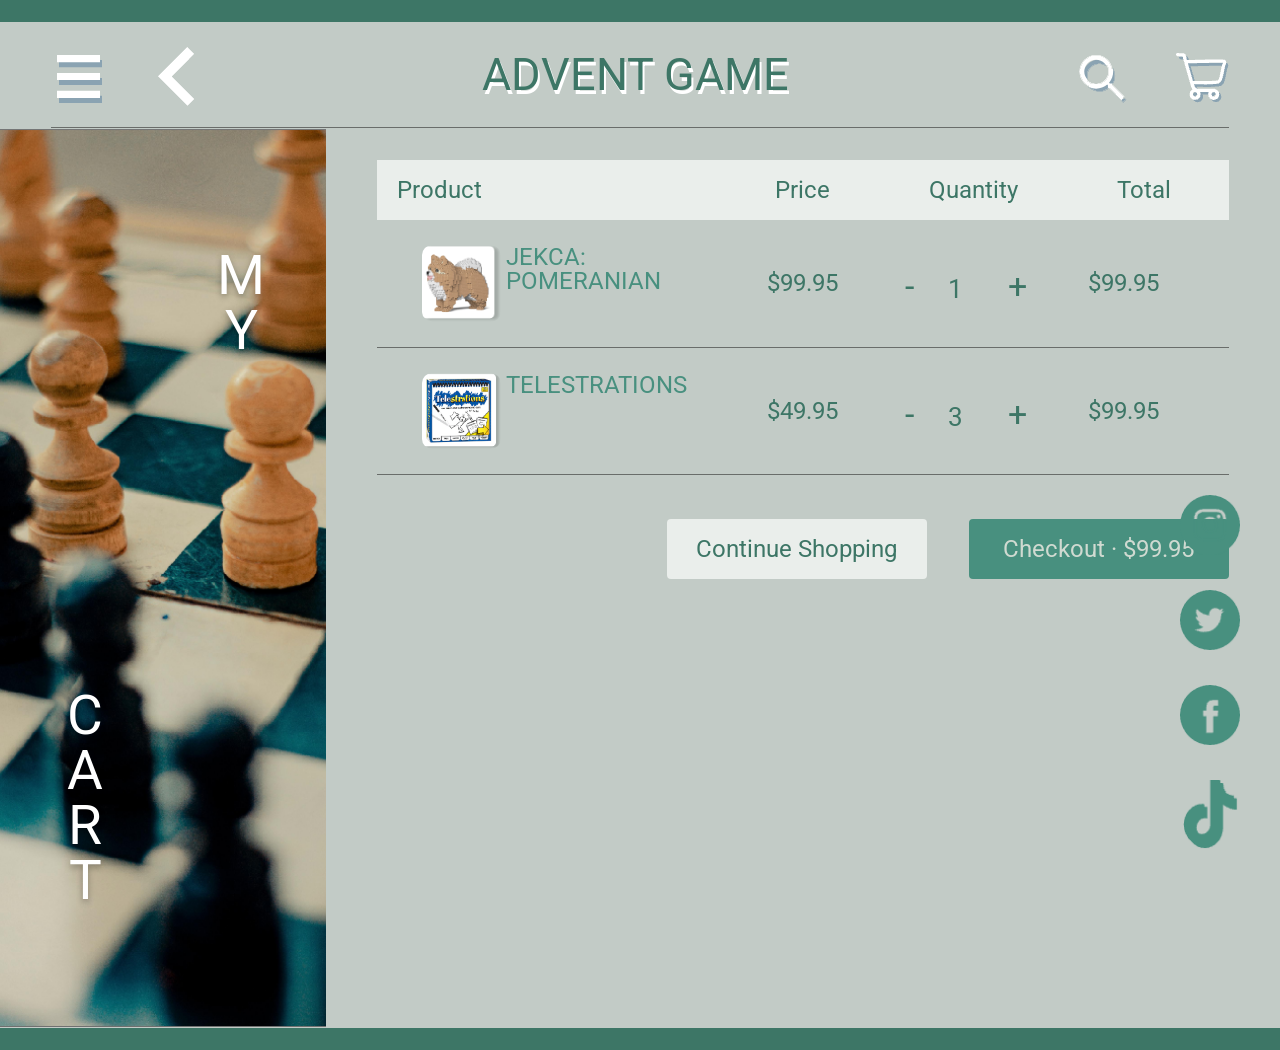
<file: html/cart.html>
<!DOCTYPE html>
<html lang="en">
<head>
    <meta charset="UTF-8">
    <meta http-equiv="X-UA-Compatible" content="IE=edge">
    <meta name="viewport" content="width=device-width, initial-scale=1.0">
    <title>Advent Game cart</title>
    <link rel="stylesheet" href="/css/reset.css">
    <link rel="stylesheet" href="/css/style.css">
    
    <link rel="preconnect" href="https://fonts.googleapis.com">
    <link rel="preconnect" href="https://fonts.gstatic.com" crossorigin>
    <link href="https://fonts.googleapis.com/css2?family=Roboto:ital@1&display=swap" rel="stylesheet">
</head>
<body>
    <div class="box">
        <!-- header -->
        <div class="header headered">
            <!-- headerup -->
            <div class="headerup"></div>
            <!-- headerbottom -->
            <div class="headerbottom clearfloat display-flex">
                <div class="headerbottomed clearfloat display-flex">
                    <!-- headerleft -->
                    <div class="headerleft clearfloat">
                        <!-- navbar -->
                        <div class="dropdown">
                            <button class="drop-btn">
                                <img src="/images/icon1.png" alt="" class="navimg">
                            </button>
                            <div class="nav dropdown-content">
                                <div class="navbg"></div>
                                <div class="navbox">
                                    <h1>ADVENT GAME</h1>
                                    <ul>
                                        <li><a href="/index.html">Home</a></li>
                                        <li><a href="/html/productlist.html">Shopping</a></li>
                                        <li><a href="#">Order Tracking</a></li>
                                        <li><a href="#">FAQ & Contact Us</a></li>
                                        <li><a href="#">Pick Up</a></li>
                                        <li><a href="#">Login</a></li>
                                    </ul>
                                </div>
                            </div>
                        </div>
                        <!-- back icon -->
                        <a href="javascript:history.back(-1)"><img src="/images/back.png" alt=""></a>
                    </div>
                    <!-- logo -->
                    <div class="headercon flex-1">
                        <h1><a href="/index.html">ADVENT GAME</a></h1>
                        <!-- display of search -->
                        <div class="headersearch">
                            <input type="text">
                            <button type="button" class="close"></button>
                        </div>
                    </div>
                    <!-- search icon and cart icon -->
                    <div class="headerright clearfloat">
                        <a href="#" class="searchicon"><img src="/images/icon2.png" alt=""></a>
                        <a href="/html/cart.html"><img src="/images/icon3.png" alt=""></a>
                    </div>
                </div>
            </div>
        </div>

        <!-- container of cart -->
        <div class="procontainer clearfloat display-flex">
            <!-- page left -->
            <div class="pleft" style="background: url(/images/ca1.png) center no-repeat;background-size: cover;">
                <h4>M Y</h4>
                <h5>C A R T</h5>
            </div>
            <!-- page right -->
            <div class="pright">
                <div class="cart">
                    <!-- cartup part -->
                    <div class="cartup clearfloat">
                       <p>Product</p>
                       <p>Price</p>
                       <p>Quantity</p>
                       <p>Total</p>
                    </div>
                    <!-- cart list, item 1 -->
                    <div class="cartlist clearfloat display-flex align-items-center">
                        <div class="cartfirst clearfloat">
                            <a href="/html/product.html">
                            <div class="cartimg"><img src="/images/ca2.png" alt=""></div>
                            <div class="cartext">
                                <p>JEKCA: <br/>POMERANIAN</p>
                            </div>
                            </a>
                        </div>
                        <div class="cartmoney">
                            <p>$99.95</p>
                        </div>
                        <div class="cartq clearfloat">
                            <button class="cjian">-</button>
                            <input type="number" value="1" class="cnum">
                            <button class="cadd">+</button>
                        </div>
                        <div class="cartmoney">
                            <p>$99.95</p>
                        </div>
                    </div>
                    <!-- cart list, item 2 -->
                    <div class="cartlist clearfloat display-flex align-items-center">
                        <div class="cartfirst clearfloat">
                            <a href="/html/product.html">
                            <div class="cartimg"><img src="/images/l4.png" alt=""></div>
                            <div class="cartext">
                                <p>TELESTRATIONS</p>
                            </div>
                            </a>
                        </div>
                        <div class="cartmoney">
                            <p>$49.95</p>
                        </div>
                        <div class="cartq clearfloat">
                            <button class="cjian">-</button>
                            <input type="number" value="3" class="cnum">
                            <button class="cadd">+</button>
                        </div>
                        <div class="cartmoney">
                            <p>$99.95</p>
                        </div>
                    </div>
                </div>
                <!-- 2 buttons -->
                <div class="cartlast clearfloat">
                    <div class="cartlastcon">
                        <a href="/html/productlist.html">Continue Shopping</a>
                        <a href="/html/info.html">Checkout · $99.95</a>
                    </div>
                </div>
            </div>
        </div>
        <!-- footer -->
        <div class="footer"></div>

        <!-- social media icons -->
        <div class="smicons smiconsed">
            <ul>
                <li><a href="#"><img src="/images/c1.png" alt=""></a></li>
                <li><a href="#"><img src="/images/c2.png" alt=""></a></li>
                <li><a href="#"><img src="/images/c3.png" alt=""></a></li>
                <li><a href="#"><img src="/images/c4.png" alt=""></a></li>
            </ul>
        </div>
    </div>

    <script src="/js/scripts.js"></script>
</body>
</html>
</file>
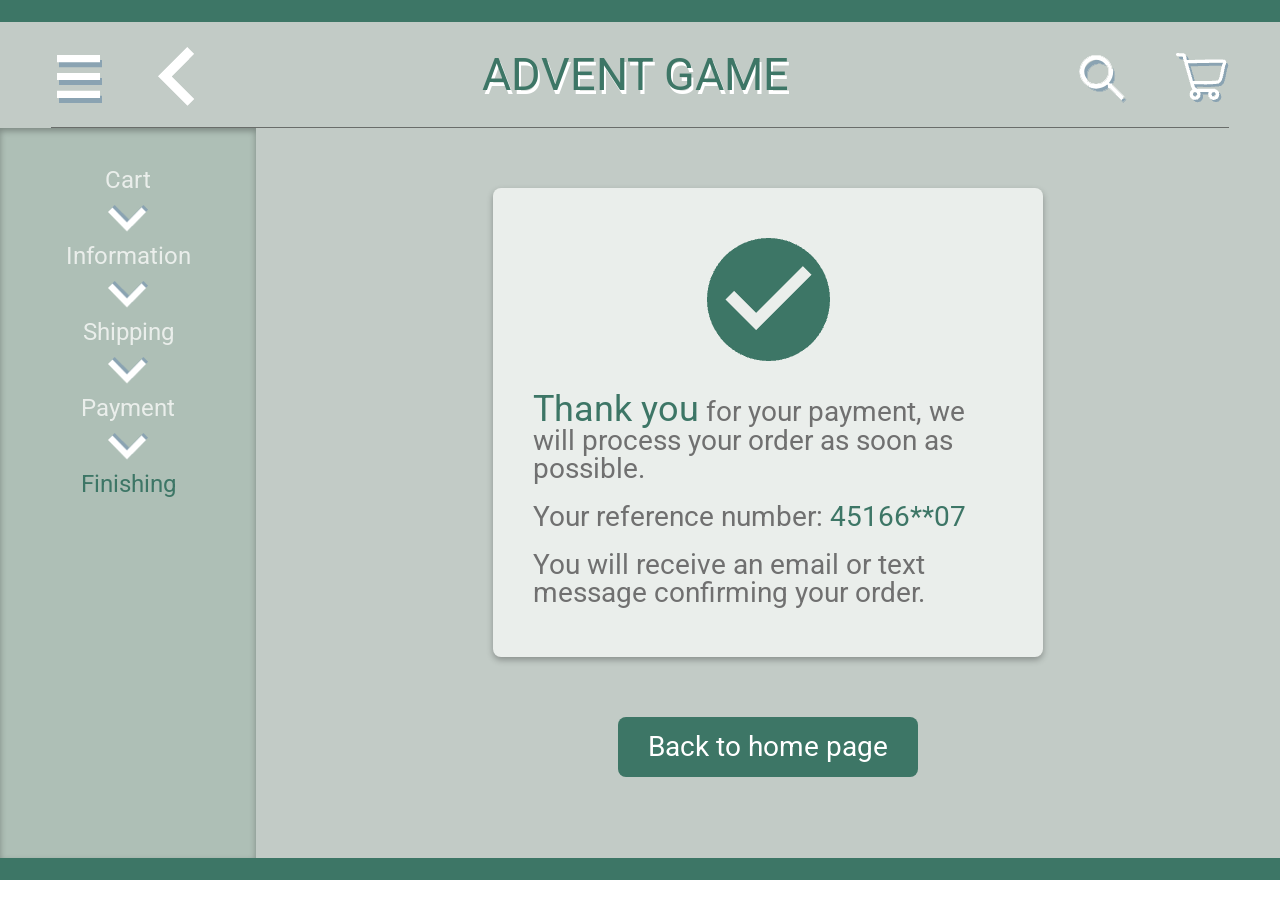
<file: html/final.html>
<!DOCTYPE html>
<html lang="en">
<head>
    <meta charset="UTF-8">
    <meta http-equiv="X-UA-Compatible" content="IE=edge">
    <meta name="viewport" content="width=device-width, initial-scale=1.0">
    <title>Advent Game final</title>
    <link rel="stylesheet" href="/css/reset.css">
    <link rel="stylesheet" href="/css/style.css">
    
    <link rel="preconnect" href="https://fonts.googleapis.com">
    <link rel="preconnect" href="https://fonts.gstatic.com" crossorigin>
    <link href="https://fonts.googleapis.com/css2?family=Roboto:ital@1&display=swap" rel="stylesheet">
</head>
<body>
    <div class="box">
        <!-- header -->
        <div class="header headered">
            <!-- headerup -->
            <div class="headerup"></div>
            <!-- headerbottom -->
            <div class="headerbottom clearfloat display-flex">
                <div class="headerbottomed clearfloat display-flex">
                    <!-- headerleft -->
                    <div class="headerleft clearfloat">
                        <!-- navbar -->
                        <div class="dropdown">
                            <button class="drop-btn">
                                <img src="/images/icon1.png" alt="" class="navimg">
                            </button>
                            <div class="nav dropdown-content">
                                <div class="navbg"></div>
                                <div class="navbox">
                                    <h1>ADVENT GAME</h1>
                                    <ul>
                                        <li><a href="/index.html">Home</a></li>
                                        <li><a href="/html/productlist.html">Shopping</a></li>
                                        <li><a href="#">Order Tracking</a></li>
                                        <li><a href="#">FAQ & Contact Us</a></li>
                                        <li><a href="#">Pick Up</a></li>
                                        <li><a href="#">Login</a></li>
                                    </ul>
                                </div>
                            </div>
                        </div>
                        <!-- back icon -->
                        <a href="javascript:history.back(-1)"><img src="/images/back.png" alt=""></a>
                    </div>
                    <!-- logo -->
                    <div class="headercon flex-1">
                        <h1><a href="/index.html">ADVENT GAME</a></h1>
                        <!-- display of search -->
                        <div class="headersearch">
                            <input type="text">
                            <button type="button" class="close"></button>
                        </div>
                    </div>
                    <!-- search icon and cart icon -->
                    <div class="headerright clearfloat">
                        <a href="#" class="searchicon"><img src="/images/icon2.png" alt=""></a>
                        <a href="/html/cart.html"><img src="/images/icon3.png" alt=""></a>
                    </div>
                </div>
            </div>
        </div>
        
        <div class="info clearfloat">
            <!-- left part of final page -->
            <div class="infoleft">
                <div class="checkoutnav clearfloat">
                    <a href="/html/cart.html">Cart</a>
                    <p></p>
                    <a href="/html/info.html">Information</a>
                    <p></p>
                    <a href="/html/shipping.html">Shipping</a>
                    <p></p>
                    <a href="/html/pay.html">Payment</a>
                    <p></p>
                    <a href="/html/final.html" class="active">Finishing</a>
                </div>
            </div>
            <!-- container of final page -->
            <div class="final">
                <div class="finalcontext">
                    <div class="finalup">
                        <!-- img -->
                        <div class="finalimg">
                            <img src="/images/f.png" alt="">
                        </div>
                        <!-- text -->
                        <div class="finaltext">
                            <h6>
                                <span>Thank you</span>
                                for your payment, we will process your order as soon as possible.
                            </h6>
                            <p>Your reference number: <span>45166**07</span></p>
                            <p>You will receive an email or text message confirming your order.</p>
                        </div>
                    </div>
                    <!-- 1 button -->
                    <a href="/index.html">Back to home page</a>
                </div>
            </div>
            
        </div>
        <div class="footer"></div>


    </div>

    <script src="/js/scripts.js"></script>
</body>
</html>
</file>
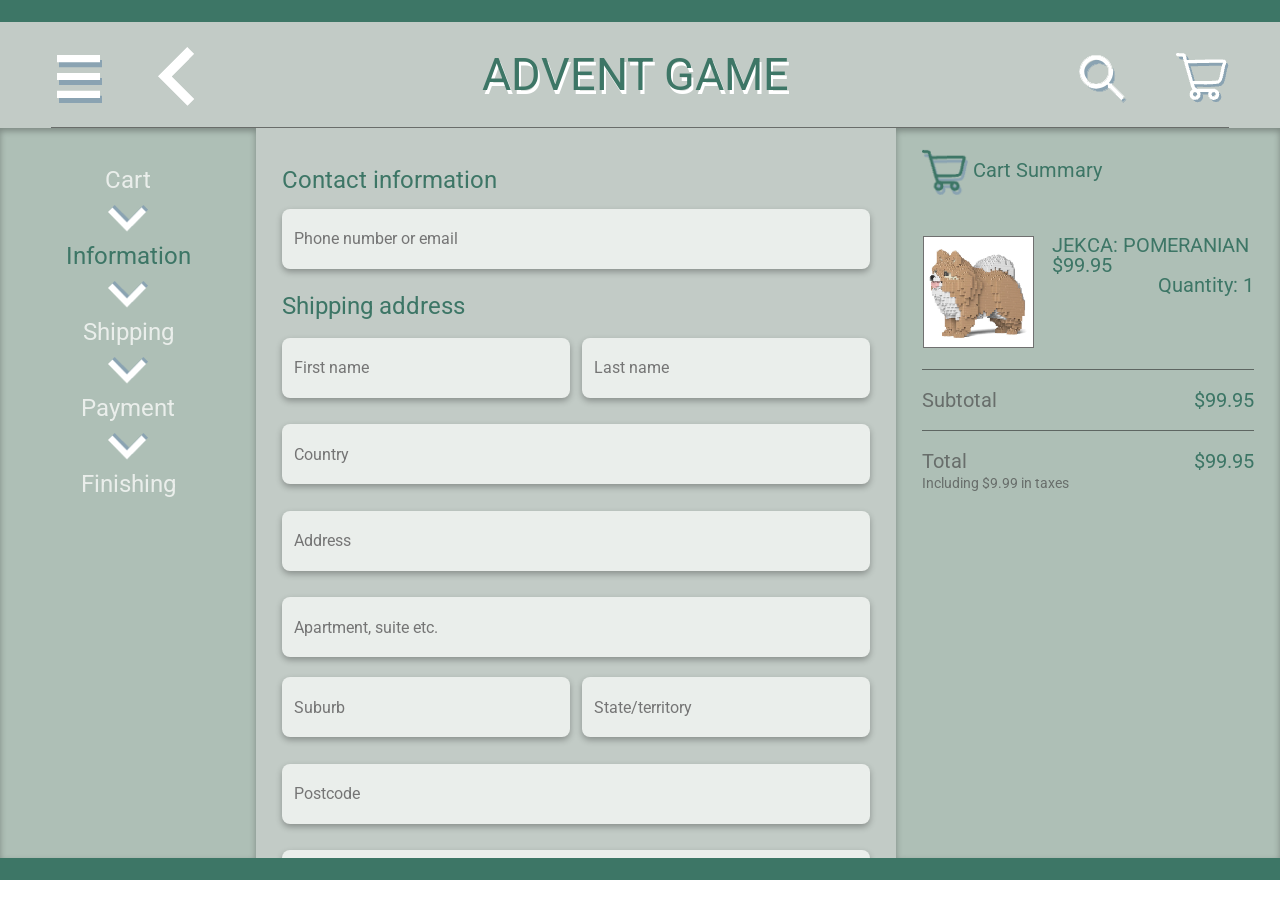
<file: html/info.html>
<!DOCTYPE html>
<html lang="en">
<head>
    <meta charset="UTF-8">
    <meta http-equiv="X-UA-Compatible" content="IE=edge">
    <meta name="viewport" content="width=device-width, initial-scale=1.0">
    <title>Advent Game information</title>
    <link rel="stylesheet" href="/css/reset.css">
    <link rel="stylesheet" href="/css/style.css">
    
    <link rel="preconnect" href="https://fonts.googleapis.com">
    <link rel="preconnect" href="https://fonts.gstatic.com" crossorigin>
    <link href="https://fonts.googleapis.com/css2?family=Roboto:ital@1&display=swap" rel="stylesheet">
</head>
<body>
    <div class="box">
        <!-- header -->
        <div class="header headered">
            <!-- headerup -->
            <div class="headerup"></div>
            <!-- headerbottom -->
            <div class="headerbottom clearfloat display-flex">
                <div class="headerbottomed clearfloat display-flex">
                    <!-- headerleft -->
                    <div class="headerleft clearfloat">
                        <!-- navbar -->
                        <div class="dropdown">
                            <button class="drop-btn">
                                <img src="/images/icon1.png" alt="" class="navimg">
                            </button>
                            <div class="nav dropdown-content">
                                <div class="navbg"></div>
                                <div class="navbox">
                                    <h1>ADVENT GAME</h1>
                                    <ul>
                                        <li><a href="/index.html">Home</a></li>
                                        <li><a href="/html/productlist.html">Shopping</a></li>
                                        <li><a href="#">Order Tracking</a></li>
                                        <li><a href="#">FAQ & Contact Us</a></li>
                                        <li><a href="#">Pick Up</a></li>
                                        <li><a href="#">Login</a></li>
                                    </ul>
                                </div>
                            </div>
                        </div>
                        <!-- back icon -->
                        <a href="javascript:history.back(-1)"><img src="/images/back.png" alt=""></a>
                    </div>
                    <!-- logo -->
                    <div class="headercon flex-1">
                        <h1><a href="/index.html">ADVENT GAME</a></h1>
                        <!-- display of search -->
                        <div class="headersearch">
                            <input type="text">
                            <button type="button" class="close"></button>
                        </div>
                    </div>
                    <!-- search icon and cart icon -->
                    <div class="headerright clearfloat">
                        <a href="#" class="searchicon"><img src="/images/icon2.png" alt=""></a>
                        <a href="/html/cart.html"><img src="/images/icon3.png" alt=""></a>
                    </div>
                </div>
            </div>
        </div>
        
        <div class="info clearfloat">
            <!-- left part of information page -->
            <div class="infoleft">
                <div class="checkoutnav clearfloat">
                    <a href="/html/cart.html">Cart</a>
                    <p></p>
                    <a href="/html/info.html" class="active">Information</a>
                    <p></p>
                    <a href="/html/shipping.html">Shipping</a>
                    <p></p>
                    <a href="/html/pay.html">Payment</a>
                    <p></p>
                    <a href="/html/final.html">Finishing</a>
                </div>
            </div>
            <!-- container of information page -->
            <div class="infocontainer">
                <div class="infobox">
                    <!-- top of information page, contact info -->
                    <div class="infotop">
                        <h5>Contact information</h5>
                        <input type="text" placeholder="Phone number or email">
                    </div>
                    <!-- middle of information page, shipping address -->
                    <div class="infomid">
                        <h5>Shipping address</h5>
                        <div class="infocontext clearfloat">
                            <input type="text" placeholder="First name">
                            <input type="text" placeholder="Last name">
                        </div>
                        <input type="text" placeholder="Country" class="inputs">
                        <input type="text" placeholder="Address" class="inputs">
						<input type="text" placeholder="Apartment, suite etc." class="inputs">
                        <div class="infocontext clearfloat">
                            <input type="text" placeholder="Suburb">
							<input type="text" placeholder="State/territory">
                        </div>
                        <input type="text" placeholder="Postcode" class="inputs">
                        <input type="text" placeholder="Phone number" class="inputs">
                    </div>
                    <!-- 2 buttons -->
                    <div class="infolast clearfloat">
                        <a href="/html/cart.html" class="backcart">&lt Cart</a>
                        <a href="/html/shipping.html" class="toship">Shipping ></a>
                    </div>
                </div>
            </div>
            <!-- right part of information page -->
            <div class="inforight">
                <h5><p><img src="/images/cart.png"></p> Cart Summary</h5>
                <div class="infoup clearfloat">
                    <div class="infoupleft">
                        <img src="/images/gs.png" alt="">
                    </div>
                    <div class="infoupright">
                        <h6>JEKCA: POMERANIAN<br/>$99.95</h6>
						<p>Quantity: 1</p>
                    </div>
                </div>
                <div class="infonum clearfloat">
                    <h6>Subtotal</h6>
					<p>$99.95</p>
                </div>
                <div class="infobase clearfloat">
                    <h6>Total <br/><span>Including $9.99 in taxes</span></h6>
					<p>$99.95</p>
                </div>
            </div>
        </div>
        <!-- footer -->
        <div class="footer"></div>
    </div>

    <script src="/js/scripts.js"></script>
</body>
</html>
</file>
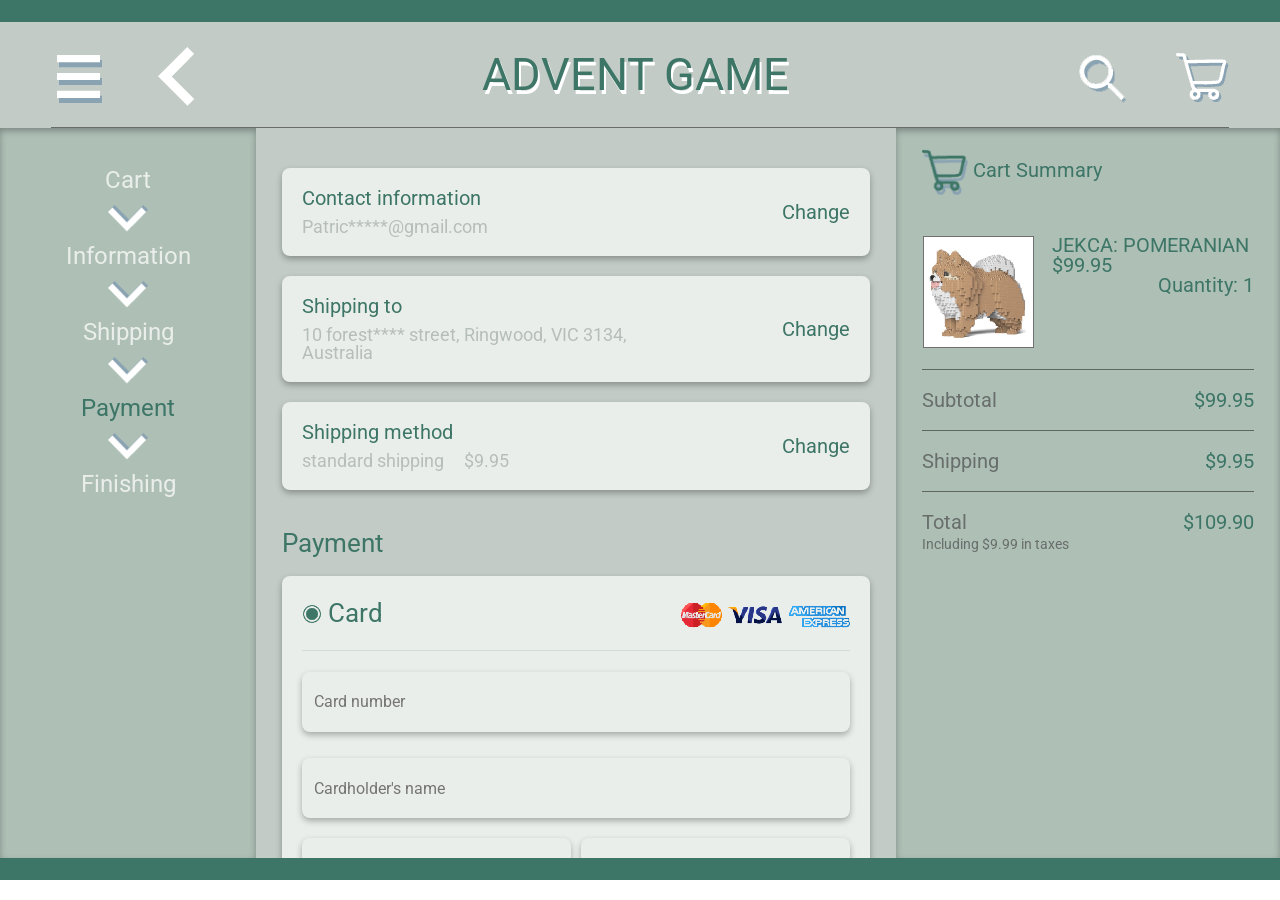
<file: html/pay.html>
<!DOCTYPE html>
<html lang="en">
<head>
    <meta charset="UTF-8">
    <meta http-equiv="X-UA-Compatible" content="IE=edge">
    <meta name="viewport" content="width=device-width, initial-scale=1.0">
    <title>Advent Game payment</title>
    <link rel="stylesheet" href="/css/reset.css">
    <link rel="stylesheet" href="/css/style.css">
    
    <link rel="preconnect" href="https://fonts.googleapis.com">
    <link rel="preconnect" href="https://fonts.gstatic.com" crossorigin>
    <link href="https://fonts.googleapis.com/css2?family=Roboto:ital@1&display=swap" rel="stylesheet">
</head>
<body>
    <div class="box">
        <!-- header -->
        <div class="header headered">
            <!-- headerup -->
            <div class="headerup"></div>
            <!-- headerbottom -->
            <div class="headerbottom clearfloat display-flex">
                <div class="headerbottomed clearfloat display-flex">
                    <!-- headerleft -->
                    <div class="headerleft clearfloat">
                        <!-- navbar -->
                        <div class="dropdown">
                            <button class="drop-btn">
                                <img src="/images/icon1.png" alt="" class="navimg">
                            </button>
                            <div class="nav dropdown-content">
                                <div class="navbg"></div>
                                <div class="navbox">
                                    <h1>ADVENT GAME</h1>
                                    <ul>
                                        <li><a href="/index.html">Home</a></li>
                                        <li><a href="/html/productlist.html">Shopping</a></li>
                                        <li><a href="#">Order Tracking</a></li>
                                        <li><a href="#">FAQ & Contact Us</a></li>
                                        <li><a href="#">Pick Up</a></li>
                                        <li><a href="#">Login</a></li>
                                    </ul>
                                </div>
                            </div>
                        </div>
                        <!-- back icon -->
                        <a href="javascript:history.back(-1)"><img src="/images/back.png" alt=""></a>
                    </div>
                    <!-- logo -->
                    <div class="headercon flex-1">
                        <h1><a href="/index.html">ADVENT GAME</a></h1>
                        <!-- display of search -->
                        <div class="headersearch">
                            <input type="text">
                            <button type="button" class="close"></button>
                        </div>
                    </div>
                    <!-- search icon and cart icon -->
                    <div class="headerright clearfloat">
                        <a href="#" class="searchicon"><img src="/images/icon2.png" alt=""></a>
                        <a href="/html/cart.html"><img src="/images/icon3.png" alt=""></a>
                    </div>
                </div>
            </div>
        </div>
        
        <div class="info clearfloat">
            <!-- left part of payment page -->
            <div class="infoleft">
                <div class="checkoutnav clearfloat">
                    <a href="/html/cart.html">Cart</a>
                    <p></p>
                    <a href="/html/info.html">Information</a>
                    <p></p>
                    <a href="/html/shipping.html">Shipping</a>
                    <p></p>
                    <a href="/html/pay.html" class="active">Payment</a>
                    <p></p>
                    <a href="/html/final.html">Finishing</a>
                </div>
            </div>
            <!-- container of payment page -->
            <div class="infocontainer">
                <div class="infobox">
                    <!-- information from previous 2 pages -->
                    <div class="ship">
                        
                        <div class="shiplist clearfloat display-flex align-items-center">
                            <div class="shipleft">
                                <h5>Contact information</h5>
                                <p>Patric*****@gmail.com</p>
                            </div>
                            <div class="shipright">
                                <a href="/html/info.html">Change</a>
                            </div>
                        </div>
                        
                        <div class="shiplist clearfloat display-flex align-items-center">
                            <div class="shipleft">
                                <h5>Shipping to</h5>
                                <p>10 forest**** street, Ringwood, VIC 3134, Australia</p>
                            </div>
                            <div class="shipright">
                                <a href="/html/info.html">Change</a>
                            </div>
                        </div>
                        
                        <div class="shiplist clearfloat display-flex align-items-center">
                            <div class="shipleft">
                                <h5>Shipping method</h5>
                                <p>standard shipping &#160 &#160 $9.95</p>
                            </div>
                            <div class="shipright">
                                <a href="/html/shipping.html">Change</a>
                            </div>
                        </div>

                    </div>
                    
                    <div class="shipbase">
                        <!-- options of payment -->
                        <h5>Payment</h5>
                        <div class="pay">
                            <div class="payup clearfloat">
                                <h5><i></i> Card</h5>
                                <p><img src="/images/t.png" alt=""></p>
                            </div>
                            <div class="paylist">
                                <input type="number" placeholder="Card number" class="inputs">
                                <input type="text" placeholder="Cardholder's name" class="inputs">
                                <div class="infocontext clearfloat">
                                    <input type="date" placeholder="Valid Until">
                                    <input type="number" placeholder="CVV">
                                </div>
                                <div class="paypal">
                                    <i></i>
                                    <img src="/images/paypal.png" alt="">
                                </div>
                                <div class="googlepay">
                                    <i></i>
                                    <img src="/images/googlepay.png" alt="">
                                </div>
                            </div>                           
                        </div>
                        <!-- options of billing address -->
                        <div class="billing">
                            <h5>Billing Address</h5>
                            <div class="billinged">
                                <div class="billsame">
                                    <i></i>
                                    <p>Same as shipping address</p>
                                </div>
                                <div class="billdiff">
                                    <i></i>
                                    <p>Use a different shipping address</p>
                                </div>
                            </div>                           
                        </div>
                    </div>
                    <!-- 2 buttons -->
                    <div class="infolast clearfloat">
                        <a href="/html/shipping.html" class="backcart">&lt Shipping</a>
                        <a href="/html/final.html" class="toship">Pay ></a>
                    </div>
                </div>
            </div>
            <!-- right part of payment page -->
            <div class="inforight">
                <h5><p><img src="/images/cart.png"></p> Cart Summary</h5>
                <div class="infoup clearfloat">
                    <div class="infoupleft">
                        <img src="/images/gs.png" alt="">
                    </div>
                    <div class="infoupright">
                        <h6>JEKCA: POMERANIAN<br/>$99.95</h6>
						<p>Quantity: 1</p>
                    </div>
                </div>
                <div class="infonum clearfloat">
                    <h6>Subtotal</h6>
					<p>$99.95</p>
                </div>
                <div class="infonum clearfloat">
                    <h6>Shipping</h6>
					<p>$9.95</p>
                </div>
                <div class="infobase clearfloat">
                    <h6>Total <br/><span>Including $9.99 in taxes</span></h6>
					<p>$109.90</p>
                </div>
            </div>
        </div>
        <!-- footer -->
        <div class="footer"></div>

    </div>

    <script src="/js/scripts.js"></script>
</body>
</html>
</file>
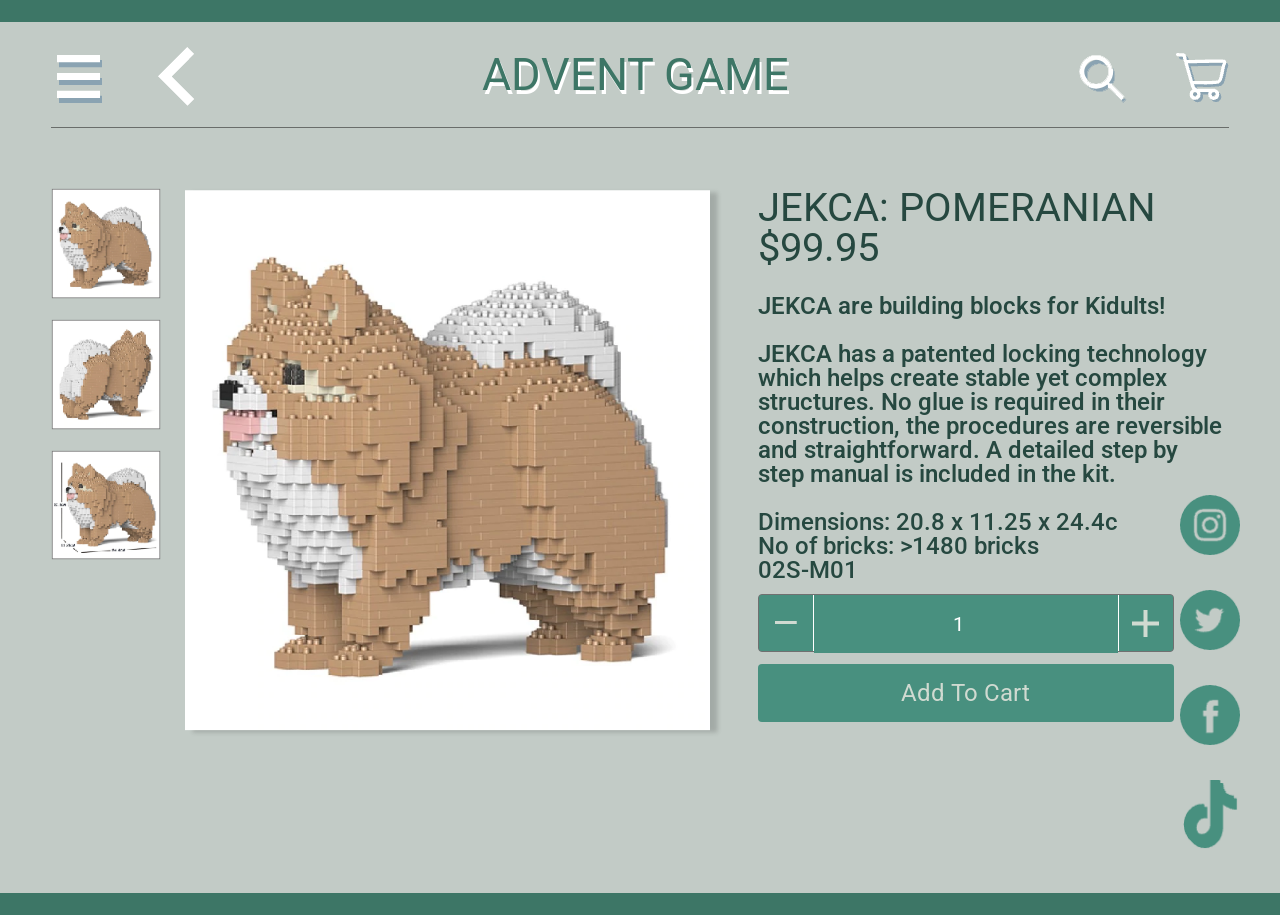
<file: html/product.html>
<!DOCTYPE html>
<html lang="en">
<head>
    <meta charset="UTF-8">
    <meta http-equiv="X-UA-Compatible" content="IE=edge">
    <meta name="viewport" content="width=device-width, initial-scale=1.0">
    <title>Advent Game product</title>
    <link rel="stylesheet" href="/css/reset.css">
    <link rel="stylesheet" href="/css/style.css">
    
    <link rel="preconnect" href="https://fonts.googleapis.com">
    <link rel="preconnect" href="https://fonts.gstatic.com" crossorigin>
    <link href="https://fonts.googleapis.com/css2?family=Roboto:ital@1&display=swap" rel="stylesheet">
</head>
<body>
    <div class="box">
        <!-- header -->
        <div class="header headered">
            <!-- heaerup -->
            <div class="headerup"></div>
            <!-- headerbottom -->
            <div class="headerbottom clearfloat display-flex">
                <div class="headerbottomed clearfloat display-flex">
                    <!-- headerleft -->
                    <div class="headerleft clearfloat">
                        <!-- navbar -->
                        <div class="dropdown">
                            <button class="drop-btn">
                                <img src="/images/icon1.png" alt="" class="navimg">
                            </button>
                            <div class="nav dropdown-content">
                                <div class="navbg"></div>
                                <div class="navbox">
                                    <h1>ADVENT GAME</h1>
                                    <ul>
                                        <li><a href="/index.html">Home</a></li>
                                        <li><a href="/html/productlist.html">Shopping</a></li>
                                        <li><a href="#">Order Tracking</a></li>
                                        <li><a href="#">FAQ & Contact Us</a></li>
                                        <li><a href="#">Pick Up</a></li>
                                        <li><a href="#">Login</a></li>
                                    </ul>
                                </div>
                            </div>
                        </div>
                        <!-- back icon -->
                        <a href="javascript:history.back(-1)"><img src="/images/back.png" alt=""></a>
                    </div>
                    <!-- logo -->
                    <div class="headercon flex-1">
                        <h1><a href="/index.html">ADVENT GAME</a></h1>
                        <!-- display of search -->
                        <div class="headersearch">
                            <input type="text">
                            <button type="button" class="close"></button>
                        </div>
                    </div>
                    <!-- search icon and cart icon -->
                    <div class="headerright clearfloat">
                        <a href="#" class="searchicon"><img src="/images/icon2.png" alt=""></a>
                        <a href="/html/cart.html"><img src="/images/icon3.png" alt=""></a>
                    </div>
                </div>
            </div>
        </div>
        
        <!-- content of product -->
        <div class="boxed">
            <!-- container of product -->
            <div class="boxcontainer clearfloat display-flex">
                <!-- product images -->
                <div class="boxleft clearfloat">
                    <!-- small images list -->
                    <div class="boxlist boxlistpc">
                        <p><img src="/images/s1.png" alt=""></p>
                        <p><img src="/images/s2.png" alt=""></p>
                        <p><img src="/images/s3.png" alt=""></p>
                    </div>
                    <!-- big images -->
                    <div class="boxbig">
                        <p><img src="/images/b1.png" alt=""></p>
                    </div>
                    <!-- images display after responsive -->
                    <div class="boxlist boxlistlast clearfloat">
                        <p><img src="/images/s1.png" alt=""></p>
                        <p><img src="/images/s2.png" alt=""></p>
                        <p><img src="/images/s3.png" alt=""></p>
                    </div>
                </div>
                <!-- product description and buttons -->
                <div class="boxright">
                    <h5>JEKCA: POMERANIAN<br/>$99.95</h5>
                    <div class="boxtexted">
                        <h6>JEKCA are building blocks for Kidults!</h6>
                        <p class="texted">JEKCA has a patented locking technology which helps create stable yet complex structures. 
                            No glue is required in their construction, the procedures are reversible and straightforward. 
                            A detailed step by step manual is included in the kit.</p>
                        <p class="lastext">Dimensions: 20.8 x 11.25 x 24.4c</p>
                        <p class="lastext">No of bricks: >1480 bricks</p>
                        <p class="lastext">02S-M01</p>
                    </div>
                    <div class="boxlast clearfloat">
                        <button type="button" class="jian"></button>
                        <input type="number" value="1" id="num">
                        <button type="button" class="add"></button>
                    </div>
                    <div class="prolast">
                        <a href="/html/cart.html">Add To Cart</a>
                    </div>
                </div>
            </div>
        </div>
        <!-- footer -->
        <div class="footer"></div>

        <!-- social media icons -->
        <div class="smicons smiconsed">
            <ul>
                <li><a href="#"><img src="/images/c1.png" alt=""></a></li>
                <li><a href="#"><img src="/images/c2.png" alt=""></a></li>
                <li><a href="#"><img src="/images/c3.png" alt=""></a></li>
                <li><a href="#"><img src="/images/c4.png" alt=""></a></li>
            </ul>
        </div>
    </div>

    <script src="/js/scripts.js"></script>
</body>
</html>
</file>
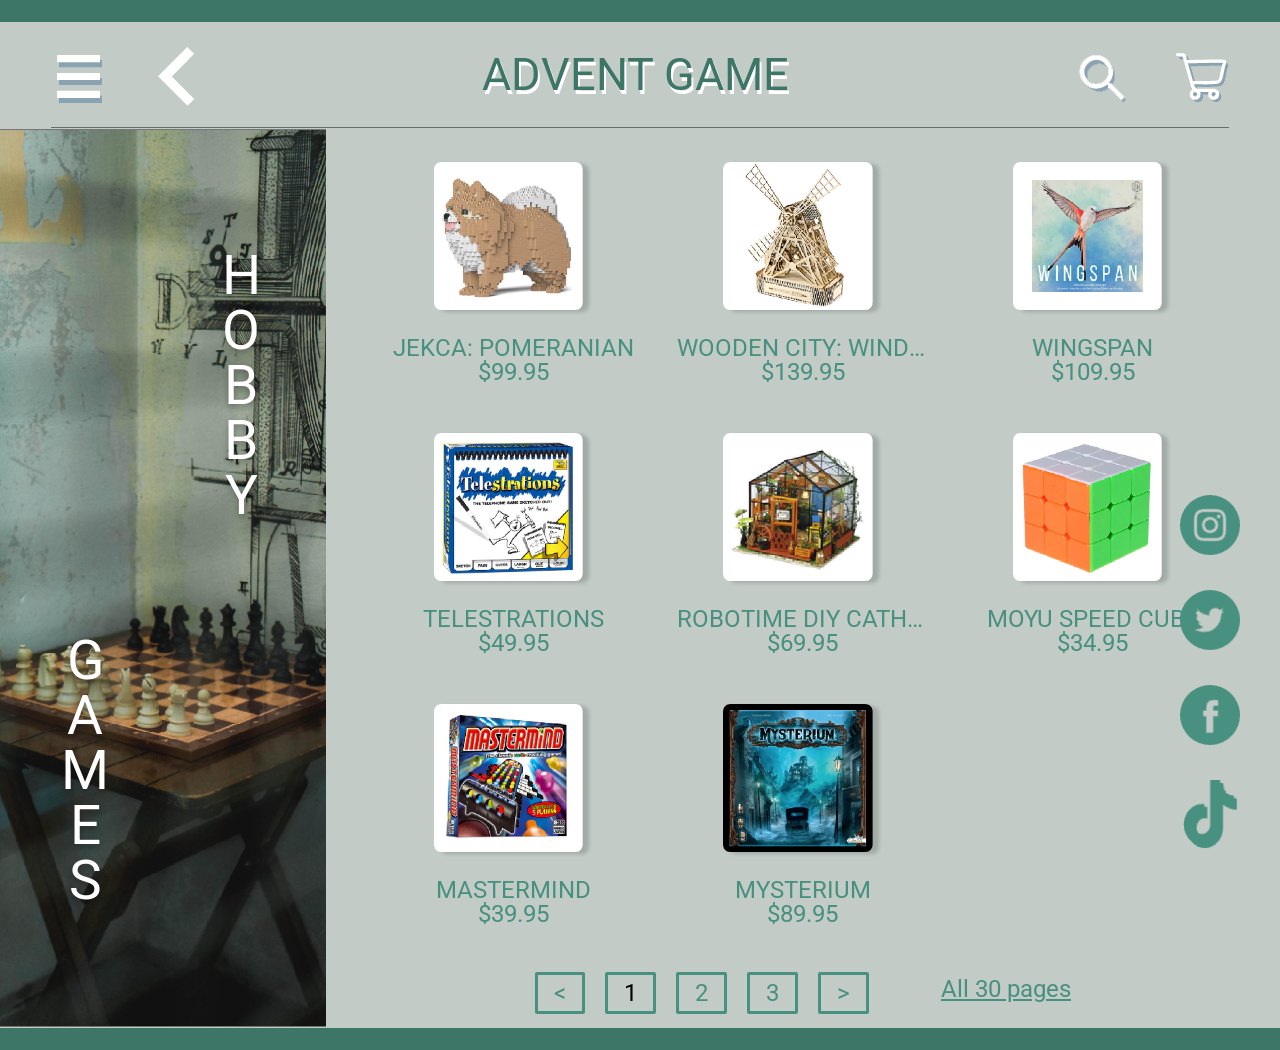
<file: html/productlist.html>
<!DOCTYPE html>
<html lang="en">
<head>
    <meta charset="UTF-8">
    <meta http-equiv="X-UA-Compatible" content="IE=edge">
    <meta name="viewport" content="width=device-width, initial-scale=1.0">
    <title>Advent Game productlist</title>
    <link rel="stylesheet" href="/css/reset.css">
    <link rel="stylesheet" href="/css/style.css">
    
    <link rel="preconnect" href="https://fonts.googleapis.com">
    <link rel="preconnect" href="https://fonts.gstatic.com" crossorigin>
    <link href="https://fonts.googleapis.com/css2?family=Roboto:ital@1&display=swap" rel="stylesheet">
</head>
<body>
    <div class="box">
        <!-- header -->
        <div class="header headered">
            <!-- headerup -->
            <div class="headerup"></div>
            <!-- headerbottom -->
            <div class="headerbottom clearfloat display-flex">
                <div class="headerbottomed clearfloat display-flex">
                    <!-- headerleft -->
                    <div class="headerleft clearfloat">
                        <!-- navbar -->
                        <div class="dropdown">
                            <button class="drop-btn">
                                <img src="/images/icon1.png" alt="" class="navimg">
                            </button>
                            <div class="nav dropdown-content">
                                <div class="navbg"></div>
                                <div class="navbox">
                                    <h1>ADVENT GAME</h1>
                                    <ul>
                                        <li><a href="/index.html">Home</a></li>
                                        <li><a href="/html/productlist.html">Shopping</a></li>
                                        <li><a href="#">Order Tracking</a></li>
                                        <li><a href="#">FAQ & Contact Us</a></li>
                                        <li><a href="#">Pick Up</a></li>
                                        <li><a href="#">Login</a></li>
                                    </ul>
                                </div>
                            </div>
                        </div>
                        <!-- back icon -->
                        <a href="javascript:history.back(-1)"><img src="/images/back.png" alt=""></a>
                    </div>
                    <!-- logo -->
                    <div class="headercon flex-1">
                        <h1><a href="/index.html">ADVENT GAME</a></h1>
                        <!-- display of search -->
                        <div class="headersearch">
                            <input type="text">
                            <button type="button" class="close"></button>
                        </div>
                    </div>
                    <!-- search icon and cart icon -->
                    <div class="headerright clearfloat">
                        <a href="#" class="searchicon"><img src="/images/icon2.png" alt=""></a>
                        <a href="/html/cart.html"><img src="/images/icon3.png" alt=""></a>
                    </div>
                </div>
            </div>
        </div>
        
        <!-- container of productlist -->
        <div class="procontainer clearfloat display-flex ">
            <!-- page left -->
            <div class="pleft" style="background: url(/images/p1.png) center no-repeat;background-size: cover;">
                <h4>H O B B Y</h4>
                <h5>G A M E S</h5>
            </div>
            <!-- page right -->
            <div class="pright">
                <!-- productlist -->
                <div class="prlist">
                    <ul class="clearfloat">
                        <li>
                            <a href="/html/product.html">
                                <div class="proimg"><img src="/images/l1.png" alt=""></div>
                                <div class="protexted">
                                    <h5>JEKCA: POMERANIAN</h5>
                                    <p>$99.95</p>
                                </div>
                            </a>
                        </li>
                        <li>
                            <a href="/html/product.html">
                                <div class="proimg"><img src="/images/l2.png" alt=""></div>
                                <div class="protexted">
                                    <h5>WOODEN CITY: WINDMILL</h5>
                                    <p>$139.95</p>
                                </div>
                            </a>
                        </li>
                        <li>
                            <a href="/html/product.html">
                                <div class="proimg"><img src="/images/l3.png" alt=""></div>
                                <div class="protexted">
                                    <h5>WINGSPAN</h5>
                                    <p>$109.95</p>
                                </div>
                            </a>
                        </li>
                        <li>
                            <a href="/html/product.html">
                                <div class="proimg"><img src="/images/l4.png" alt=""></div>
                                <div class="protexted">
                                    <h5>TELESTRATIONS</h5>
                                    <p>$49.95</p>
                                </div>
                            </a>
                        </li>
                        <li>
                            <a href="/html/product.html">
                                <div class="proimg"><img src="/images/l5.png" alt=""></div>
                                <div class="protexted">
                                    <h5>ROBOTIME DIY CATHY'S FLOWER HOUSE</h5>
                                    <p>$69.95</p>
                                </div>
                            </a>
                        </li>
                        <li>
                            <a href="/html/product.html">
                                <div class="proimg"><img src="/images/l6.png" alt=""></div>
                                <div class="protexted">
                                    <h5>MOYU SPEED CUBE</h5>
                                    <p>$34.95</p>
                                </div>
                            </a>
                        </li>
                        <li>
                            <a href="/html/product.html">
                                <div class="proimg"><img src="/images/l7.png" alt=""></div>
                                <div class="protexted">
                                    <h5>MASTERMIND</h5>
                                    <p>$39.95</p>
                                </div>
                            </a>
                        </li>
                        <li>
                            <a href="/html/product.html">
                                <div class="proimg"><img src="/images/l8.png" alt=""></div>
                                <div class="protexted">
                                    <h5>MYSTERIUM</h5>
                                    <p>$89.95</p>
                                </div>
                            </a>
                        </li> 
                    </ul>
                </div>
                <!-- turn pages -->
                <div class="turnpage">
                    <ul class="clearfloat">
                        <li><a href="#">&lt</a></li>
                        <li class="active"><a href="#">1</a></li>
                        <li><a href="#">2</a></li>
                        <li><a href="#">3</a></li>
                        <li><a href="#">></a></li>
                    </ul>
                    <a href="#" class="pages">All 30 pages</a>
                </div>
            </div>
        </div>
        <!-- footer -->
        <div class="footer"></div>

        <!-- social media icons -->
        <div class="smicons smiconsed">
            <ul>
                <li><a href="#"><img src="/images/c1.png" alt=""></a></li>
                <li><a href="#"><img src="/images/c2.png" alt=""></a></li>
                <li><a href="#"><img src="/images/c3.png" alt=""></a></li>
                <li><a href="#"><img src="/images/c4.png" alt=""></a></li>
            </ul>
        </div>
    </div>

    <script src="/js/scripts.js"></script>
</body>
</html>
</file>
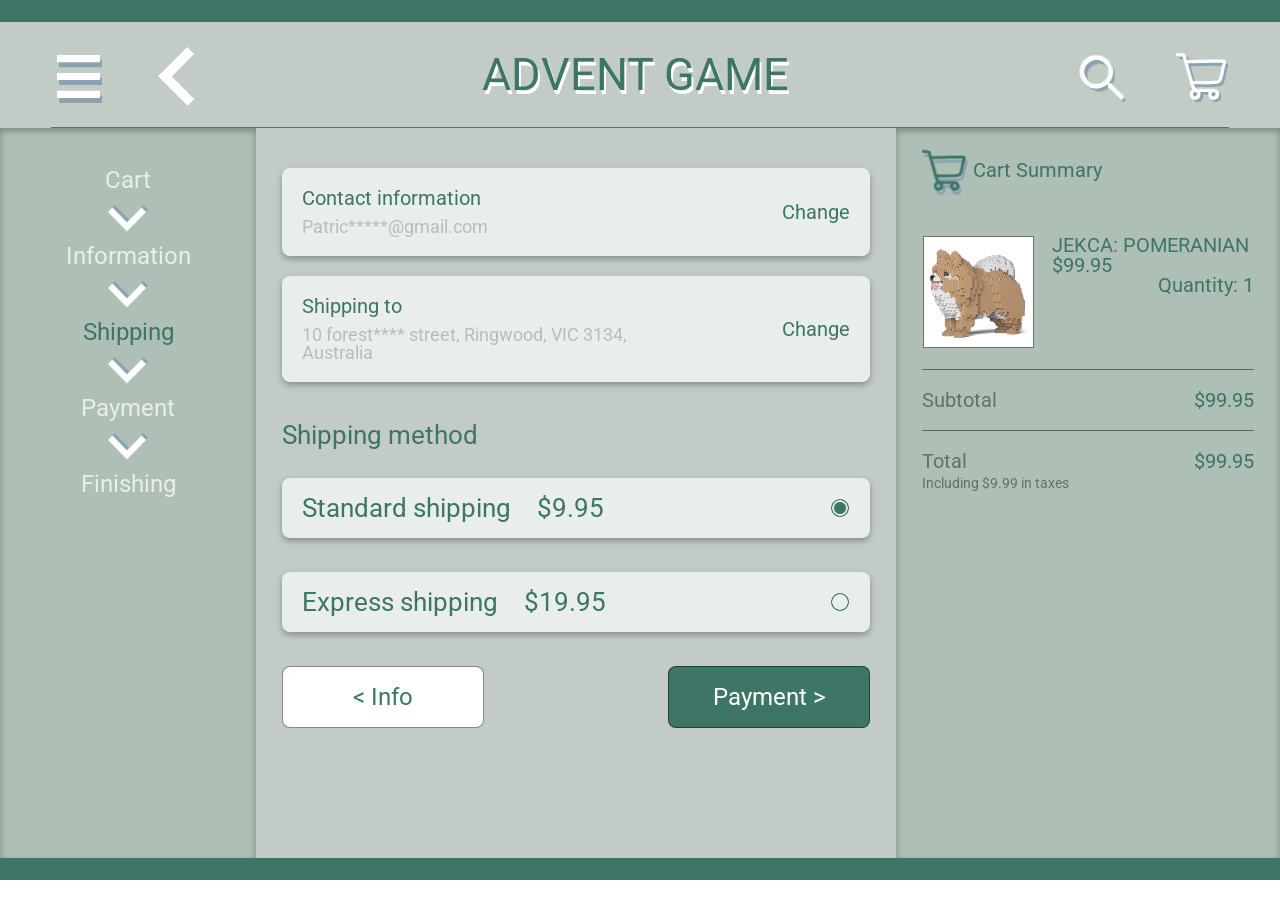
<file: html/shipping.html>
<!DOCTYPE html>
<html lang="en">
<head>
    <meta charset="UTF-8">
    <meta http-equiv="X-UA-Compatible" content="IE=edge">
    <meta name="viewport" content="width=device-width, initial-scale=1.0">
    <title>Advent Game shipping</title>
    <link rel="stylesheet" href="/css/reset.css">
    <link rel="stylesheet" href="/css/style.css">
    
    <link rel="preconnect" href="https://fonts.googleapis.com">
    <link rel="preconnect" href="https://fonts.gstatic.com" crossorigin>
    <link href="https://fonts.googleapis.com/css2?family=Roboto:ital@1&display=swap" rel="stylesheet">
</head>
<body>
    <div class="box">
        <!-- header -->
        <div class="header headered">
            <!-- headerup -->
            <div class="headerup"></div>
            <!-- headerbottom -->
            <div class="headerbottom clearfloat display-flex">
                <div class="headerbottomed clearfloat display-flex">
                    <!-- headerleft -->
                    <div class="headerleft clearfloat">
                        <!-- navbar -->
                        <div class="dropdown">
                            <button class="drop-btn">
                                <img src="/images/icon1.png" alt="" class="navimg">
                            </button>
                            <div class="nav dropdown-content">
                                <div class="navbg"></div>
                                <div class="navbox">
                                    <h1>ADVENT GAME</h1>
                                    <ul>
                                        <li><a href="/index.html">Home</a></li>
                                        <li><a href="/html/productlist.html">Shopping</a></li>
                                        <li><a href="#">Order Tracking</a></li>
                                        <li><a href="#">FAQ & Contact Us</a></li>
                                        <li><a href="#">Pick Up</a></li>
                                        <li><a href="#">Login</a></li>
                                    </ul>
                                </div>
                            </div>
                        </div>
                        <!-- back icon -->
                        <a href="javascript:history.back(-1)"><img src="/images/back.png" alt=""></a>
                    </div>
                    <!-- logo -->
                    <div class="headercon flex-1">
                        <h1><a href="/index.html">ADVENT GAME</a></h1>
                        <!-- display of search -->
                        <div class="headersearch">
                            <input type="text">
                            <button type="button" class="close"></button>
                        </div>
                    </div>
                    <!-- search icon and cart icon -->
                    <div class="headerright clearfloat">
                        <a href="#" class="searchicon"><img src="/images/icon2.png" alt=""></a>
                        <a href="/html/cart.html"><img src="/images/icon3.png" alt=""></a>
                    </div>
                </div>
            </div>
        </div>
        
        <div class="info clearfloat">
            <!-- left part of shipping page -->
            <div class="infoleft">
                <div class="checkoutnav clearfloat">
                    <a href="/html/cart.html">Cart</a>
                    <p></p>
                    <a href="/html/info.html">Information</a>
                    <p></p>
                    <a href="/html/shipping.html" class="active">Shipping</a>
                    <p></p>
                    <a href="/html/pay.html">Payment</a>
                    <p></p>
                    <a href="/html/final.html">Finishing</a>
                </div>
            </div>
            <!-- container of shipping page -->
            <div class="infocontainer">
                <div class="infobox">
                    <!-- information from previous page -->
                    <div class="ship">
                        
                        <div class="shiplist clearfloat display-flex align-items-center">
                            <div class="shipleft">
                                <h5>Contact information</h5>
                                <p>Patric*****@gmail.com</p>
                            </div>
                            <div class="shipright">
                                <a href="/html/info.html">Change</a>
                            </div>
                        </div>
                        
                        <div class="shiplist clearfloat display-flex align-items-center">
                            <div class="shipleft">
                                <h5>Shipping to</h5>
                                <p>10 forest**** street, Ringwood, VIC 3134, Australia</p>
                            </div>
                            <div class="shipright">
                                <a href="/html/info.html">Change</a>
                            </div>
                        </div>

                    </div>
                    <!-- options of shipping -->
                    <div class="shipbase">
                        <h5>Shipping method</h5>
                        <div class="shipcontext">
                            <div class="shiplisted clearfloat">
                                <h5>Standard shipping <span>$9.95</span></h5>
                                <p1></p1>
                            </div>
                            <div class="shiplisted clearfloat">
                                <h5>Express shipping <span>$19.95</span></h5>
                                <p2></p2>
                            </div>
                        </div>
                    </div>
                    <!-- 2 buttons -->
                    <div class="infolast clearfloat">
                        <a href="/html/info.html" class="backcart">&lt Info</a>
                        <a href="/html/pay.html" class="toship">Payment ></a>
                    </div>
                </div>
            </div>
            <!-- right part of shipping page -->
            <div class="inforight">
                <h5><p><img src="/images/cart.png"></p> Cart Summary</h5>
                <div class="infoup clearfloat">
                    <div class="infoupleft">
                        <img src="/images/gs.png" alt="">
                    </div>
                    <div class="infoupright">
                        <h6>JEKCA: POMERANIAN<br/>$99.95</h6>
						<p>Quantity: 1</p>
                    </div>
                </div>
                <div class="infonum clearfloat">
                    <h6>Subtotal</h6>
					<p>$99.95</p>
                </div>
                <div class="infobase clearfloat">
                    <h6>Total <br/><span>Including $9.99 in taxes</span></h6>
					<p>$99.95</p>
                </div>
            </div>
        </div>
        <!-- footer -->
        <div class="footer"></div>

    </div>

    <script src="/js/scripts.js"></script>
</body>
</html>
</file>
<file: css/style.css>
@charset "utf-8"; 
/* initialization */
html {
    font-size: 50px;
}

html,body {
    width: 100%;
    height: 100%;
}

body,button,input {
    font-family: 'Roboto', sans-serif;
}

a {
    text-decoration: none;
}

/* clearfloat */
.clearfloat::after {
    content: "";
    display: block;
    clear: both;
    visibility: hidden;
    height: 0;
}

.display-flex {
    display: flex;
}

.flex-1 {
    flex: 1;
}

.align-items-center {
    align-items: center;
}

/* index */
.box {
    width: 100%;
    height: 100%;
}

.header {
    width: 100%;
}

.headerup {
    width: 100%;
    height: 44px;
    background: rgba(1,75,54,0.76);
}

.headerbottom {
    width: 100%;
    height: 106px;
    background: #C2CBC6;
    padding: 0 40px;
    box-sizing: border-box;
    position: relative;
}

.headerleft {
    float: left;
    margin-top: 32px;
    cursor: pointer;
}

.headerleft .navimg {
    display: block;
    max-width: 100%;
    float: left;
    margin-right: 50px;
}

.headerleft a {
    float: left;
    margin-top: -7px;
    display: none;
}

.headerleft a img {
    display: block;
    max-width: 100%;
    margin: 0 auto;
}

.headercon h1 {
    font-size: 45px;
    color: #3D7666;
    letter-spacing: 0px;
    text-align: center;
    line-height: 106px;
    text-shadow: 2px 4px #fff;
}

.headercon h1 a {
    color: #3D7666;
    text-decoration: none;
}

.headerright {
    float: right;
    margin-top: 30px;
}

.headerright a {
    display: block;
    float: left;
    margin-right: 46px;
}

.headerright a:last-child {
    margin-right: 0px;
}

.headerright a img {
    display: block;
    max-width: 100%;
}

.headersearch {
    width: 1020px;
    height: 63px;
    background: #D8DDDA;
    border-radius: 9px;
    margin: 22px auto 0;
    position: relative;
    opacity: 0;
}

.headersearch input {
    width: 100%;
    height: 100%;
    display: block;
    border: 0;
    font-size: 30px;
    color: #264840;
    font-weight: 500;
    padding: 0 100px;
    box-sizing: border-box;
    outline: none;
    background: transparent url(../images/icon2.png) 22px center no-repeat;
    background-size: 45px 45px;
}

.headersearch button {
    width: 50px;
    height: 100%;
    position: absolute;
    top: 0;
    right: 16px;
    background: url(../images/gb.png) center no-repeat;
    border: 0;
    outline: none;
}

.nav {
    position: fixed;
    width: 100%;
    height: 100%;
    top: 0;
}

.navbg {
    position: fixed;
    background: rgba(0,0,0,0);
    top: 0;
}

.navbox {
    width: 605px;
    height: 100%;
    background: rgba(112,112,112,0.98);
    position: fixed;
    padding: 42px 37px;
    box-sizing: border-box;
}

.navbox h1 {
    font-size: 45px;
    color: #3D7666;
    font-weight: 500;
    padding-bottom: 30px;
    border-bottom: 1px solid #ACA1A1;
    box-sizing: border-box;
    text-shadow: 2px 4px #fff;
}

.navbox ul li {
    width: 344px;
}

.navbox ul li a {
    display: block;
    font-size: 30px;
    font-weight: 500;
    padding: 20px 0;
    box-sizing: border-box;
    border-bottom: 1px solid #ACA1A1;
    color: #D0DAD1;
    position: relative;
}

.navbox ul li a i {
    display: block;
    width: 39px;
    height: 39px;
    background: url(../images/add.png) center no-repeat;
    position: absolute;
    top: 20px;
    right: 0;
    background-size: 100% 100%;
}

.smicons {
    width: 60px;
    position: fixed;
    top: 50%;
    right: 40px;
    transform: translateY(-50%);
}

.smicons ul li {
    width: 60px;
    height: 60px;
    margin-bottom: 35px;
}

.smicons ul li:last-child {
    margin-bottom: 0;
}

.smicons ul li a {
    display: block;
    width: 100%;
}

.smicons ul li a img {
    display: block;
    max-width: 100%;
    margin: 0 auto;
}

.container {
    width: 100%;
}

.first {
    width: 100%;
    padding: 70px 10%;
    box-sizing: border-box;
}

.firsttext {
    float: right;
}

.firsttext a {
    display: block;
    font-size: 50px;
    color: #3D7666;
    text-decoration: underline;
    text-align: right;
    cursor: pointer;
    line-height: 70px;
    text-shadow: 2px 2px #fff;
}

.dropdown {
    float: left;
    overflow: hidden;
}

.dropdown .drop-btn {
    font-size: 1.3rem;
    border: none;
    outline: none;
    color: white;
    margin: auto;
    background-color: inherit;
}

.dropdown-content {
    display: none;
    position: absolute;
    min-width: 160px;
    box-shadow: 0px 8px 16px 0px rgba(0,0,0,0.2);
    z-index: 1;
    margin-left: -1rem;
}

.dropdown-content a {
    float: none;
    color: black;
    padding: 1rem 1.3rem;
    text-decoration: none;
    display: block;
    text-align: left;
}

.dropdown:hover .dropdown-content {
    display: flex;
    flex-direction: column;
}

/* product */
.headered .headerleft a {
    display: block;
}

.headerbottomed {
    border-bottom: 1px solid rgba(5,4,4,0.47);
    width: 100%;
    box-sizing: border-box;
}

.boxed {
    width: 100%;
    background-color: #C2CBC6;
    height: 82%;
}

.footer {
    width: 100%;
    height: 44px;
    background-color: rgba(1,75,54,0.76);
}

.boxcontainer {
    width: 100%;
    padding: 60px 8%;
    box-sizing: border-box;
}

.boxleft {
    float: left;
    width: 57%;
    margin-right: 3%;
}

.boxlist {
    float: left;
    width: 138px;
    margin-right: 58px;
}

.boxlistlast{
    display: none;
}

.boxlist p {
    display: block;
    width: 100%;
    cursor: pointer;
    margin-bottom: 42px;
}

.boxlist p img {
    display: block;
    max-width: 100%;
}

.boxbig {
    float: left;
    width: calc(100% - 196px);
}

.boxbig p {
    display: block;
    width: 100%;
}

.boxbig p img {
    display: block;
    max-width: 100%;
}

.boxright {
    float: left;
    width: 40%;
}

.boxright h5 {
    font-size: 50px;
    color: #264840;
    margin-bottom: 26px;
}

.boxtexted {
    width: 100%;
}

.boxtexted h6 {
    font-size: 24px;
    color: #264840;
    font-weight: 550;
    margin-bottom: 24px;
}

.boxtexted .texted {
    font-size: 27px;
    color: #264840;
    font-weight: 550;
    margin-bottom: 24px;
}

.boxtexted .lastext {
    font-size: 24px;
    color: #264840;
    font-weight: 500;
}

.boxlast {
    width: 416px;
    height: 58px;
    background: #48907F;
    border-radius: 4px;
    border: 1px solid #707070;
    box-sizing: border-box;
    margin-top: 24px;
}

.boxlast button {
    float: left;
    width: 55px;
    height: 56px;
    border: 0;
    border-right: 1px solid #fff;
    background: #48907F url(../images/j.png) center no-repeat;
    border-radius: 4px 0 0 4px;
    outline: none;
}

.boxlast button:last-child {
    float: right;
    border-radius: 0 4px 4px 0;
    border-right: 0;
    border-left: 1px solid #fff;
    background: #48907F url(../images/jia.png) center no-repeat;
}

.boxlast input {
    float: left;
    width: 300px;
    height: 56px;
    border: 0;
    font-size: 20px;
    color: #fff;
    text-align: center;
    background: #48907F;
    outline: none;
}

.prolast {
    width: 100%;
    margin-top: 36px;
}

.prolast a {
    width: 416px;
    height: 58px;
    background: #48907F;
    border-radius: 4px;
    display: block;
    font-size: 24px;
    color: #D0DAD1;
    text-align: center;
    line-height: 58px;
    text-decoration: none;
}

/* productlist */
.procontainer {
    width: 100%;
    background: #C2CBC6;
    /* min-height: 100%; */
    height: 82%;
}

.pleft {
    width: 326px;
    float: left;
    position: relative;
}

.pleft h4 {
    color: #fff;
    font-size: 80px;
    width: 70px;
    text-align: center;
    position: absolute;
    top: 120px;
    right: 60px;
    text-shadow: 0 3px 6px rgba(0,0,0,0.29);
}

.pleft h5 {
    color: #fff;
    font-size: 80px;
    width: 70px;
    text-align: center;
    position: absolute;
    bottom: 120px;
    left: 60px;
    text-shadow: 0 3px 6px rgba(0,0,0,0.29);
}

.pright {
    float: right;
    width: calc(100% - 326px);
    height: 100%;
    padding: 32px 4%;
    box-sizing: border-box;
}

.prlist {
    width: 100%;
}

.prlist ul li {
    float: left;
    width: 25%;
    margin-bottom: 30px;
}

.prlist ul li a {
    display: block;
}

.proimg {
    width: 100%;
    margin-bottom: 20px;
}

.proimg img {
    display: block;
    max-width: 100%;
    margin: 0 auto;
}

.protexted {
    width: 100%;
    padding: 0 10px;
    box-sizing: border-box;
}

.protexted h5 {
    font-size: 24px;
    color: #48907F;
    font-weight: 400;
    text-align: center;
    overflow: hidden;
    white-space: nowrap;
    text-overflow: ellipsis;
    cursor: pointer;
}

.protexted p {
    font-size: 24px;
    color: #48907F;
    font-weight: 400;
    text-align: center;
}

.turnpage {
    width: 100%;
    text-align: center;
    margin-top: 60px;
}

.turnpage ul {
    display: inline-block;
}

.turnpage .pages {
    font-size: 24px;
    color: #48907F;
    text-decoration: underline;
    vertical-align: 17px;
    margin-left: 60px;
}

.turnpage ul li {
    float: left;
    margin-right: 20px;
}

.turnpage ul li:last-child {
    margin-right: 0;
}

.turnpage ul li a {
    font-size: 24px;
    color: #48907F;
    border: 3px solid #48907F;
    display: block;
    padding: 6px 16px;
    box-sizing: border-box;
    border-radius: 2px;
    background: transparent;
}

.turnpage ul li.active a {
    color: black;
}

/* cart */
.cat {
    width: 100%;
}

.cartup {
    width: 100%;
    height: 100px;
    background: #EAEEEB;
}

.cartup p {
    float: left;
    font-size: 45px;
    color: #3D7666;
    line-height: 100px;
    box-sizing: border-box;
    text-align: center;
}

.cartup p:nth-child(1) {
    width: 40%;
    text-align: left;
    padding: 0 40px;
    box-sizing: border-box;
}

.cartup p:nth-child(2) {
    width: 20%;
}

.cartup p:nth-child(3) {
    width: 20%;
}

.cartup p:nth-child(4) {
    width: 20%;
}

.cartlist {
    width: 100%;
    padding: 25px;
    border-bottom: 1px solid rgba(5,4,4,0.47);
    box-sizing: border-box;
}

.cartfirst {
    float: left;
    width: 40%;
    padding: 0 40px;
    box-sizing: border-box;
}

.cartimg {
    float: left;
    width: 28%;
    margin-right: 2%;
}

.cartimg img {
    display: block;
    width: 100%;
    border-radius: 10px;
}

.cartext {
    float: left;
    width: 70%;
}

.cartext p {
    font-size: 30px;
    color: #48907F;
}

.cartmoney {
    float: left;
    width: 20%;
}

.cartmoney p {
    font-size: 38px;
    color: #3D7666;
    text-align: center;
}

.cartq {
    float: left;
    width: 20%;
    text-align: center;
}

.cartq button {
    display: inline-block;
    width: 40px;
    height: 40px;
    font-size: 34px;
    border: 0;
    background: transparent;
    outline: none;
    color: #3D7666;
}

.cartq input {
    display: inline-block;
    max-width: 40px;
    font-size: 34px;
    text-align: center;
    color: #3D7666;
    border: 0;
    background: transparent;
    outline: none;
    height: 40px;
}

.smiconsed {
    top: auto;
    bottom: 60px;
    transform: translateY(0);
}

.cartlast {
    width: 100%;
    margin-top: 80px;
}

.cartlastcon {
    width: 100%;
    text-align: right;
}

.cartlastcon a {
    display: inline-block;
    font-size: 34px;
    color: #3D7666;
    width: 344px;
    height: 96px;
    margin-right: 30px;
    background: #EAEEEB;
    border-radius: 4px;
    text-align: center;
    line-height: 96px;
}

.cartlastcon a:last-child {
    background: #48907F;
    color: #D0DAD1;
    margin-right: 0;
}

/* info */
.info {
    width: 100%;
    height: calc(100vh - 194px);
    overflow: hidden;
}

.infoleft {
    float: left;
    width: 20%;
    height: 100%;
    box-shadow: inset 0px 3px 6px rgba(0,0,0,0.29);
    background: #AEBFB6;
    padding-top: 40px;
    box-sizing: border-box;
}

.checkoutnav {
    display: table;
    margin: 0 auto;
}

.checkoutnav a {
    font-size: 32px;
    color: #EAEEEB;
    display: block;
    text-align: center;
}

.checkoutnav a.active {
    color: #3D7666;
}

.checkoutnav p {
    display: block;
    width: 40px;
    height: 27px;
    background: url(/images/xia.png) center no-repeat;
    background-size: 100% 100%;
    margin: 10% auto;
}

.infocontainer {
    width: 50%;
    height: 100%;
    float: left;
    overflow-y: scroll;
    background: #C2CBC6;
}

.infobox {
    width: 100%;
    padding: 40px 4%;
    box-sizing: border-box;
}

.infotop {
    width: 100%;
    margin-bottom: 13px;
}

.infotop h5 {
    font-size: 24px;
    color: #3D7666;
    margin-bottom: 10px;
}

.infotop input {
    width: 100%;
    height: 60px;
    box-shadow: 0px 3px 6px rgba(0,0,0,0.29);
    font-size: 16px;
    color: #333;
    padding: 0 12px;
    box-sizing: border-box;
    border: 0;
    background-color: #EAEEEB;
    border-radius: 8px;
}

.infomid {
    width: 100%;
    margin-bottom: 40px;
}

.infomid h5 {
    font-size: 24px;
    color: #3D7666;
    margin-bottom: 20px;
    margin-top: 25px;
}

.infocontext {
    width: 100%;
    margin-bottom: 20px;
}

.infocontext input {
    width: 49%;
    height: 60px;
    box-shadow: 0px 3px 6px rgba(0,0,0,0.29);
    font-size: 16px;
    color: #333;
    margin-right: 2%;
    padding: 0 12px;
    box-sizing: border-box;
    border: 0;
    background-color: #EAEEEB;
    border-radius: 8px;
    float: left;
}

.infocontext input:last-child {
    margin-right: 0;
}

.infomid .inputs {
    width: 100%;
    height: 60px;
    box-shadow: 0px 3px 6px rgba(0,0,0,0.29);
    font-size: 16px;
    color: #333;
    margin-right: 2%;
    padding: 0 12px;
    box-sizing: border-box;
    border: 0;
    background-color: #EAEEEB;
    border-radius: 8px;
    margin-bottom: 20px;
}

.infolast {
    width: 100%;
}

.backcart {
    float: left;
    width: 200px;
    height: 60px;
    text-align: center;
    line-height: 60px;
    background-color: #fff;
    border: 1px solid rgba(5,4,4,0.47);
    border-radius: 8px;
    font-size: 24px;
    color: #3D7666;
}

.toship {
    float: right;
    width: 200px;
    height: 60px;
    text-align: center;
    line-height: 60px;
    background-color: #3D7666;
    border: 1px solid rgba(5,4,4,0.47);
    border-radius: 8px;
    font-size: 24px;
    color: #fff;
}

.inforight {
    float: right;
    width: 30%;
    height: 100%;
    box-sizing: border-box;
    box-shadow: inset 0px 3px 6px rgba(0,0,0,0.29);
    background: #AEBFB6;
    padding: 40px 4% 0 4%;
}

.inforight h5 {
    font-size: 28px;
    color: #3D7666;
    margin-bottom: 40px;
}

.inforight h5 p {
    display: inline-block;
    width: 46px;
    vertical-align: middle;
}

.inforight h5 p img {
    display: block;
    max-width: 100%;
    margin: 0 auto;
}

.infoup {
    width: 100%;
    border-bottom: 1px solid rgba(5,4,4,0.47);
    box-sizing: border-box;
    padding-bottom: 20px;
}

.infoupleft {
    float: left;
    width: 113px;
    margin-right: 17px;
}

.infoupleft img {
    display: block;
    max-width: 100%;
}

.infoupright {
    float: left;
    width: calc(100% - 130px);
}

.infoupright h6 {
    font-size: 24px;
    color: #3D7666;
}

.infoupright p {
    font-size: 20px;
    color: #3D7666;
    font-weight: 400;
    text-align: right;
}

.infonum {
    width: 100%;
    padding: 20px 0;
    border-bottom: 1px solid rgba(5,4,4,0.47);
    box-sizing: border-box;
}

.infonum h6 {
    float: left;
    font-size: 24px;
    color: #686E6B;
}

.infonum p {
    float: right;
    font-size: 24px;
    color: #3D7666;
}

.infobase {
    width: 100%;
    padding-top: 20px;
    box-sizing: border-box;
}

.infobase h6 {
    float: left;
    font-size: 24px;
    color: #686E6B;
}

.infobase h6 span {
    font-size: 14px;
}

.infobase p {
    float: right;
    font-size: 24px;
    color: #3D7666;
}

/* shipping */
.ship {
    width: 100%;
    margin-bottom: 40px;
}

.shiplist {
    width: 100%;
    padding: 20px;
    border-radius: 8px;
    background-color: #EAEEEB;
    box-sizing: border-box;
    box-shadow: 0px 3px 6px rgba(0,0,0,0.29);
    margin-bottom: 20px;
}

.shipleft {
    float: left;
    width: 70%;
}

.shipleft h5 {
    font-size: 20px;
    color: #3D7666;
    margin-bottom: 10px;
}

.shipleft p {
    font-size: 18px;
    color: #B6BEBA;
}

.shipright {
    width: 25%;
    text-align: right;
    margin-left: 5%;
    display: flex;
    align-items: center;
    justify-content: flex-end;
}

.shipright a {
    font-size: 20px;
    color: #3D7666;
    display: inline-block;
    outline: none;
}

.shipbase {
    width: 100%;
}

.shipbase h5 {
    font-size: 28px;
    color: #3D7666;
    margin-bottom: 10px;
}

.shipcontext {
    width: 100%;
    padding-top: 20px;
    box-sizing: border-box;
}

.shiplisted {
    width: 100%;
    margin-bottom: 34px;
    border-radius: 8px;
    background-color: #EAEEEB;
    box-shadow: 0px 3px 6px rgba(0,0,0,0.29);
    padding: 0 20px;
    box-sizing: border-box;
    height: 60px;
    cursor: pointer;
}

.shiplisted h5 {
    float: left;
    font-size: 24px;
    color: #3D7666;
    line-height: 60px;
}

.shiplisted h5 span {
    display: inline-block;
    margin-left: 20px;
}

.shiplisted p1 {
    float: right;
    width: 20px;
    height: 20px;
    background: url(/images/q2.png) center no-repeat;
    background-size: 100% 100%;
    margin-top: 20px;
}

.shiplisted p2 {
    float: right;
    width: 20px;
    height: 20px;
    background: url(/images/q1.png) center no-repeat;
    background-size: 100% 100%;
    margin-top: 20px;
}

/* payment */
.pay {
    width: 100%;
    padding: 10px 20px;
    box-sizing: border-box;
    background-color: #EAEEEB;
    border-radius: 8px;
    margin-bottom: 60px;
    box-shadow: 0px 3px 6px rgba(0,0,0,0.29);
    margin-top: 20px;
}

.payup {
    width: 100%;
    border-bottom: 1px solid rgba(61,118,102,0.16);
    padding-bottom: 2px;
    box-sizing: border-box;
}

.payup h5 {
    float: left;
    font-size: 24px;
    color: #3D7666;
    margin-top: 14px;
}

.payup h5 i {
    width: 20px;
    height: 20px;
    background: url(../images/q2.png) center no-repeat;
    background-size: 100% 100%;
    display: inline-block;
    vertical-align: -2px;
}

.payup p {
    float: right;
}

.payup p img {
    display: block;
    max-width: 100%;
}

.paylist {
    width: 100%;
    padding: 14px 0;
    box-sizing: border-box;
}

.paylist .inputs {
    width: 100%;
    height: 60px;
    box-shadow: 0px 3px 6px rgba(0,0,0,0.29);
    font-size: 16px;
    color: #333;
    padding: 0 12px;
    box-sizing: border-box;
    border: 0;
    background-color: #EAEEEB;
    border-radius: 8px;
    margin-bottom: 20px;
}

.paypal, .googlepay {
    width: 100%;
    display: flex;
    flex-direction: row;
    align-items: center;
    gap: 15px;
    padding-bottom: 20px;
    padding-top: 20px;
    border-top: 1px solid #80808033;
}

.paypal i, .googlepay i {
    width: 20px;
    height: 20px;
    background: url(../images/q1.png) center no-repeat;
    background-size: 100% 100%;
    display: inline-block;
}

.paypal img {
    width: 20%;
}

.paypal {
    margin-top: 40px;
}

.googlepay {
    height: 60px;
    padding-bottom: 0px;
}

.googlepay img {
    width: 12%;
}

.billinged {
    width: 100%;
    padding: 10px 20px;
    padding-bottom: 30px;
    box-sizing: border-box;
    background-color: #EAEEEB;
    border-radius: 8px;
    margin-bottom: 60px;
    box-shadow: 0px 3px 6px rgb(0 0 0 / 29%);
    margin-top: 20px;
}

.billsame i {
    width: 20px;
    height: 20px;
    background: url(../images/q2.png) center no-repeat;
    background-size: 100% 100%;
    display: inline-block;
}

.billdiff i {
    width: 20px;
    height: 20px;
    background: url(../images/q1.png) center no-repeat;
    background-size: 100% 100%;
    display: inline-block;
}

.billinged p {
    display: inline-block;
    font-size: 26px;
    color: #3D7666;
}

.billsame {
    border-bottom: 1px solid #80808033;
    padding-bottom: 20px;
}

/* final */

.final{
    float: left;
    width: 80%;
    height: 100%;
    background-color: #C2CBC6;
    padding: 60px 4%;
    box-sizing: border-box;
}

.finalcontext{
    width: 550px;
    margin: 0 auto;
}

.finalup{
    width: 100%;
    padding: 50px 40px;
    box-sizing: border-box;
    background-color: #EAEEEB;
    border-radius: 8px;
    box-shadow: 0px 3px 6px rgba(0,0,0,0.29);
}

.finalimg{
    width: 100%;
    margin-bottom: 30px;
}

.finalimg img{
    display: block;
    max-width: 100%;
    margin: 0 auto;
}

.finaltext{
    width: 100%;
}

.finaltext h6{
    font-size: 28px;
    color: #707070;
    margin-bottom: 20px;
}

.finaltext h6 span{
    font-size: 36px;
    color: #3D7666;
}

.finaltext p{
    font-size: 28px;
    color: #707070;
    margin-bottom: 20px;
}

.finaltext p span{
    color: #3D7666;
}

.finaltext p:last-child{
    margin-bottom: 0;
}

.finalcontext a{
    display: block;
    margin: 60px auto;
    text-align: center;
    width: 300px;
    height: 60px;
    font-size: 28px;
    color: #fff;
    border-radius: 8px;
    background-color: #3D7666;
    line-height: 60px;
}

/* responsive */

@media screen and (max-width: 1520px){   
    /* product page */
    .boxcontainer{
        padding: 60px 6%;
    }
}

@media screen and (max-width: 1420px){
    /* cart */
    .cartmoney p {
        font-size: 36px;
    }
    
    /* product page */
    .boxlast{
        margin-top: 12px;
    }
    
    .prolast{
        margin-top: 12px;
    }

    .boxcontainer{
        padding: 60px 4%;
    }

    .boxlist{
        width: 110px;
        margin-right: 24px;
    }

    .boxlist p{
        margin-bottom: 20px;
    }

    .boxbig{
        width: calc(100% - 134px);
    }

    /* productlist page */
    .pleft h4,.pleft h5{
        font-size: 60px;
    }
}

@media screen and (max-width: 1320px){
    /* index */
    .first{
        padding-right: 20%;
    }
    
    .headerup{
        height: 22px;
    }

    .footer {
        height: 22px;
    }

    .headerbottom{
        padding: 0 4%;
    }

    .headersearch{
        width: 600px;
    }

    /* product */
    .boxright h5 {
        font-size: 40px;
    }

    .boxtexted .texted {
        font-size: 24px;
    }

    .boxed {
        height: 85%;
    }

    /* productlist page */
    .pleft h4,.pleft h5{
        font-size: 55px;
        width: 50px;
    }

    .prlist ul li{
        height: 32%;
        width: 32%;
        margin-right: 2%;
    }

	.prlist ul li:nth-child(3n){
        margin-right: 0;
    }

    .prlist{
        height: 90%;
        width: 100%;
    }

    .prlist ul.clearfloat{
        height: 100%;
    }

    .prlist ul li a{
        height: 100%;
    }

    .proimg{
        height: 65%;
        max-width: 100%;
    }

    .proimg img{
        height: 100%;
        max-width: 100%;
    }

    .procontainer {
        min-height: 100%;
    }

    /* cart page */
    .cartup{
        height: 60px;
    }

    .cartup p{
        font-size: 24px;
        line-height: 60px;
    }

    .cartup p:nth-child(1){
        padding: 0 20px;
    }

    .cartfirst{
        padding: 0 20px;
    }

    .cartext p{
        font-size: 24px;
    }

    .cartmoney p{
        font-size: 24px;
    }

    .cartlast{
        margin-top: 40px;
    }

    .cartlastcon a{
        font-size: 24px;
        height: 60px;
        line-height: 60px;
        width: 260px;
    }

    .cartq input{
        font-size: 26px;
    }

    /* info page */
    .info{
        height: calc(100vh - 170px);
    }
    
    .inforight{
        padding: 20px 2%;
    }

    .inforight h5{
        font-size: 20px;
    }

	.infoupright h6{
        font-size: 20px;
    }

	.infonum h6,.infonum p{
        font-size: 20px;
    }

	.infobase h6,.infobase p{
        font-size: 20px;
    }

    .checkoutnav a{
        font-size: 24px;
    }

    /* payment */
    .billinged p {
        font-size: 24px;
    }

    .shipbase h5 {
        font-size: 26px;
    }
}

@media screen and (max-width: 1215px){
    .cartq {
        width: 22%;
    }

    .navbox {
        width: 560px;
    }
}

@media screen and (max-width: 1210px){
	/* index */

    .headerright a{
        margin-right: 24px;
    }

	.headercon h1{
        font-size: 40px;
    }

	.firsttext a{
        font-size: 37px;
    }

    /* product page */
    
	.boxlast{
        width: 300px;
    }

	.boxlast button{
        width: 40px;
    }

	.boxlast input{
        width: 214px;
    }

	.prolast a{
        width: 300px;
    }

    /* shipping */
    .shipbase h5 {
        font-size: 24px;
    }
}

@media screen and (max-width: 1157px){
    .cartq {
        width: 30%;
    }
}

@media screen and (max-width: 1100px){
    /* info */
    .pleft {
        width: 300px;
    }

    .pright{
        width: calc(100% - 300px);
    }

    /* cart */
    .cartext p {
        font-size: 20px;
    }

    .navbox {
        width: 510px;
    }
}

@media screen and (max-width: 1025px){
	/* productlist page */
    .procontainer{
        display: block;
    }

	.pleft{
        float: none;
        width: 100%;
        padding: 40px 4%;
        box-sizing: border-box;
    }

	.pright{
        float: none;
        width: 100%;
        max-height: 84%;
    }

	.pleft h4,.pleft h5{
        font-size: 32px;
        width:auto;
        position:static;
        text-align: center;
    }
}


@media screen and (max-width: 900px){
    /* index */
    .headersearch{
        width: 90%;
    }

    .headerright a{
        margin-right: 20px;
    }

    .headerleft .navimg{
        margin-right: 20px;
    }

    /* product page */
    .boxcontainer{
        display: block;
    }

    .boxleft{
        float: none;
        width: 100%;
        margin-right: 0;
    }

    .boxright{
        float: none;
        width: 100%;
        padding-top: 20px;
    }

    .boxed {
        height: 125%;
    }

    /* info */
    .info{
        height: auto;
    }

    .infoleft{
        float: none;
        width: 100%;
        padding-top: 0;
    }

    .infocontainer{
        float: none;
        width: 100%;
    }

    .inforight{
        float: none;
        width: 100%;
    }

    .checkoutnav a{
        display: inline-block;
        font-size: 20px;
        margin: 0 12px;
    }

    .checkoutnav p{
        display: inline-block;
        transform: rotate(-90deg);
        width: 20px;
        height: 15px;
        vertical-align: -59px;
    }

    /* final page*/
    .final{
        float: none;
        width: 100%;
    }

    /* cart */
    .cartq button{
        width: 0;
    }
}

@media screen and (max-width: 600px){
    /* index */
    .headerbottom{
        height: 60px;
    }

    .headerleft{
        margin-top: 21px;
    }

	.headerleft .navimg{
        max-width: 22px;
        margin-right: 10px;
        margin-bottom: 20px;
    }

	.headerleft a{
        max-width: 20px;
    }

	.headerright{
        margin-top: 21px;
    }

	.headerright a{
        max-width: 28px;
    }

    .headercon h1{
        font-size: 24px;
        line-height: 60px;
    }

    .headersearch{
        height: 40px;
        margin-top: 10px;
    }

	.headersearch input{
        padding: 0 42px;
        font-size: 20px;
        background: transparent url(../images/icon2.png) 10px center no-repeat;
        background-size: 22px 22px;
    }

	.headersearch button{
        background-size: 22px 22px;
        right: 0;
        width: 40px;
    }

    .smicons{
        display: none;
    }

    .firsttext{
        float: none;
        width: 100%;
    }

	.firsttext a{
        font-size: 25px;
        line-height: 60px;
        text-align: center;
    }

    .navbox{
       width: 300px;
       left: -16px;
    }

	.navbox h1{
        font-size: 24px;
        padding-bottom: 32px;
    }

	.navbox ul li a{
        font-size: 18px;
        max-width: 135px;
        padding-top: 26px;
    }

    /* product page */
    .boxcontainer{
        padding: 40px 4%;
    }

	.boxlistpc{
        display: none;
    }

	.boxbig{
        float: none;
        width: 100%
        ;margin-bottom: 16px;
    }
    
    .boxlistlast{
        display: block;
        width: 100%;
        float: none;
    }

    .boxlistlast p{
        float: left;
        width: 32%;
        margin-right: 2%;
        margin-bottom: 2%;
    }

    .boxlistlast p:nth-child(3n){
        margin-right: 0;
    }

    .boxright h5 {
        font-size: 25px;
    }

    .boxtexted .texted{
        font-size: 20px;
    }

    .boxtexted h6{
        font-size: 20px;
    }

    .boxtexted .lastext{
        font-size: 20px;
    }

    /* productlist */
    .prlist ul li{
        width: 49%;
        margin-right: 2%;
        margin-bottom: -32px;
    }

	.prlist ul li:nth-child(3n){
        margin-right: 2%;
    }

	.prlist ul li:nth-child(2n){
        margin-right: 0;
    }

    .protexted h5{
        font-size: 16px;
    }

	.protexted p{
        font-size: 16px;
    }

	.proimg{
        margin-bottom: 10px;
    }

    .turnpage{
        margin-top: 20px;
    }

	.turnpage ul li{
        margin-right: 12px;
    }

	.turnpage ul li a{
        font-size: 14px;
        padding: 6px 10px;
    }

	.turnpage .pages{
        font-size: 14px;
        margin-left: 20px;
        vertical-align: 11px;
    }

    /* cart */
    .cartlist{
        height: fit-content;
        max-width: 100%;
    }

    .cartfirst{
        height: 100%;
    }

    .cartimg{
        width: 100%;
        margin-bottom: 10px;
    }

    .cartext{
        width: 100%;
    }

    .cartlastcon a{
        display: block;
        margin: auto;
        margin-bottom: 20px;
    }

    .cartlastcon a:last-child{
        margin-right: auto;
    }
    
    .cartup p{
        font-size: 20px;
    }

    .cartmoney p{
        font-size: 20px;
    }

    .cartq input {
        font-size: 22px;
    }

    .cartq button {
        display: none;
    }

    /* info */
    .checkoutnav a{
        font-size: 15px;
        margin: 0 5px;
    }

    .checkoutnav p{
        display: none;
    }

    .infolast a{
        width: 140px;
        height: 40px;
        font-size: 16px;
        line-height: 40px;
    }

    .infoleft {
        padding-bottom: 18px;
    }

    .infotop h5{
        font-size: 20px;
    }
    
    .infomid h5{
        font-size: 20px;
    }

    /* shipping */
    .shipbase h5{
        font-size: 20px;
    }

    /* payment */
    .billinged p{
        font-size: 20px;
    }

    /* final */
    .finalcontext{
        width: 80%;
        margin: 0 auto;
    }

    .finalcontext a{
        font-size: 20px;
        width: 260px;
        margin-top: 40px;
    }

    .finaltext h6{
        font-size: 23px;
    }

    .finaltext p{
        font-size: 24px;
    }

    .final{
        padding: 78px 4%;
    }
}

@media screen and (max-width: 400px){
    .cartq button {
        display: none;
    }

    .cartq input{
        height: 60px;
    }

    .cartlist {
        padding: 12px 0px;
    }

    .proimg {
        height: 54%;
    }
}
</file>
